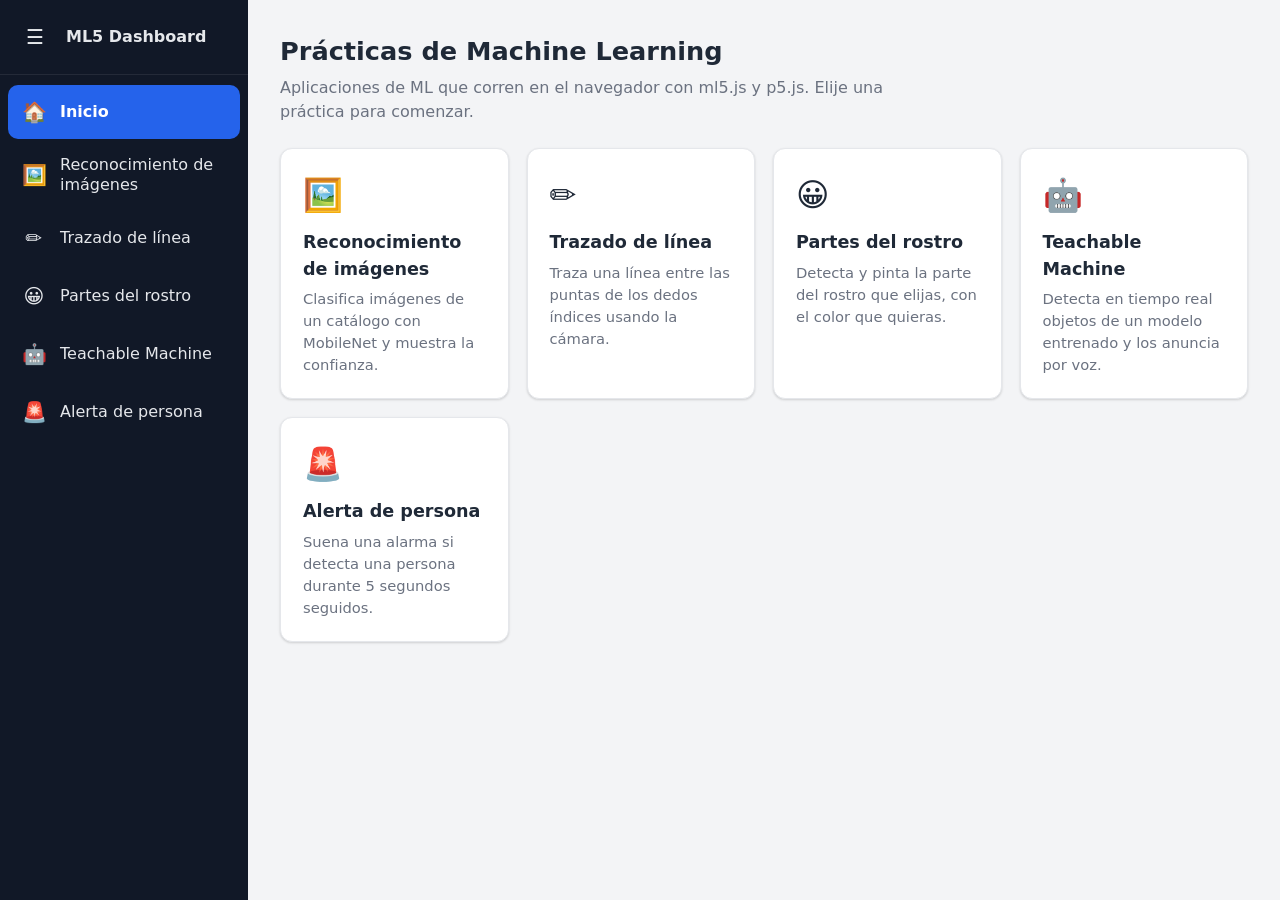
<file: index.html>
<!DOCTYPE html>
<html lang="es">

<head>
  <meta charset="UTF-8">
  <meta name="viewport" content="width=device-width, initial-scale=1.0">
  <title>Dashboard ML5.js · Inicio</title>
  <link rel="stylesheet" href="estilos.css">
</head>

<body>
  <!-- Accesibilidad: saltar el menú e ir directo al contenido -->
  <a class="skip-link" href="#contenido">Saltar al contenido</a>

  <!-- =================== MENÚ LATERAL =================== -->
  <aside>
    <div class="marca">
      <button class="toggle" id="btnToggle"
              aria-label="Mostrar u ocultar el menú"
              aria-expanded="true" aria-controls="menu">☰</button>
      <span class="etiqueta">ML5 Dashboard</span>
    </div>

    <nav id="menu" aria-label="Navegación principal">
      <!-- aria-current="page" marca la página actual (estilo + accesibilidad) -->
      <a class="item" href="index.html" aria-current="page">
        <span class="icono" aria-hidden="true">🏠</span><span class="etiqueta">Inicio</span>
      </a>
      <a class="item" href="practica1.html">
        <span class="icono" aria-hidden="true">🖼️</span><span class="etiqueta">Reconocimiento de imágenes</span>
      </a>
      <a class="item" href="practica2.html">
        <span class="icono" aria-hidden="true">✏️</span><span class="etiqueta">Trazado de línea</span>
      </a>
      <a class="item" href="practica3.html">
        <span class="icono" aria-hidden="true">😀</span><span class="etiqueta">Partes del rostro</span>
      </a>
      <a class="item" href="practica4.html">
        <span class="icono" aria-hidden="true">🤖</span><span class="etiqueta">Teachable Machine</span>
      </a>
      <a class="item" href="practica5.html">
        <span class="icono" aria-hidden="true">🚨</span><span class="etiqueta">Alerta de persona</span>
      </a>
    </nav>
  </aside>

  <!-- =================== CONTENIDO =================== -->
  <main id="contenido">
    <header class="cabecera">
      <h1>Prácticas de Machine Learning</h1>
      <p>Aplicaciones de ML que corren en el navegador con ml5.js y p5.js.
         Elije una práctica para comenzar.</p>
    </header>

    <!-- Cada tarjeta es un enlace completo hacia una práctica -->
    <div class="grid">
      <a class="card-practica" href="practica1.html"
         aria-label="Abrir la práctica Reconocimiento de imágenes">
        <div class="ic" aria-hidden="true">🖼️</div>
        <h2>Reconocimiento de imágenes</h2>
        <p>Clasifica imágenes de un catálogo con MobileNet y muestra la confianza.</p>
      </a>

      <a class="card-practica" href="practica2.html"
         aria-label="Abrir la práctica Trazado de línea">
        <div class="ic" aria-hidden="true">✏️</div>
        <h2>Trazado de línea</h2>
        <p>Traza una línea entre las puntas de los dedos índices usando la cámara.</p>
      </a>

      <a class="card-practica" href="practica3.html"
         aria-label="Abrir la práctica Partes del rostro">
        <div class="ic" aria-hidden="true">😀</div>
        <h2>Partes del rostro</h2>
        <p>Detecta y pinta la parte del rostro que elijas, con el color que quieras.</p>
      </a>

      <a class="card-practica" href="practica4.html"
         aria-label="Abrir la práctica Teachable Machine">
        <div class="ic" aria-hidden="true">🤖</div>
        <h2>Teachable Machine</h2>
        <p>Detecta en tiempo real objetos de un modelo entrenado y los anuncia por voz.</p>
      </a>

      <a class="card-practica" href="practica5.html"
         aria-label="Abrir la práctica Alerta de persona">
        <div class="ic" aria-hidden="true">🚨</div>
        <h2>Alerta de persona</h2>
        <p>Suena una alarma si detecta una persona durante 5 segundos seguidos.</p>
      </a>
    </div>
  </main>

  <script src="app.js"></script>
</body>

</html>
</file>
<file: estilos.css>
/* =========================================================
   SISTEMA DE DISEÑO DEL DASHBOARD
   Un solo archivo compartido por todas las páginas.

   Las VARIABLES de :root son la paleta central: cambiás un
   color acá y se actualiza en todo el sitio. Esto es lo que
   hace el diseño fácil de mantener y de explicar.
   ========================================================= */
:root {
  --acento: #2563eb;          /* azul principal (botones, activo) */
  --acento-oscuro: #1d4ed8;
  --barra: #111827;           /* fondo del menú lateral */
  --barra-texto: #e5e7eb;
  --fondo: #f3f4f6;           /* fondo de la página */
  --tarjeta: #ffffff;         /* fondo de las tarjetas */
  --texto: #1f2937;
  --texto-suave: #6b7280;     /* textos secundarios */
  --borde: #e5e7eb;
  --radio: 12px;              /* esquinas redondeadas */
  --sombra: 0 1px 3px rgba(0, 0, 0, .1), 0 1px 2px rgba(0, 0, 0, .06);
  --ancho-menu: 248px;
}

* {
  box-sizing: border-box;
  margin: 0;
  padding: 0;
}

body {
  font-family: system-ui, -apple-system, "Segoe UI", Roboto, sans-serif;
  display: flex;              /* menú lateral + contenido, lado a lado */
  min-height: 100vh;
  background: var(--fondo);
  color: var(--texto);
  line-height: 1.5;
}

/* ---------------------------------------------------------
   ACCESIBILIDAD: "Saltar al contenido"
   Enlace oculto que aparece SOLO al navegar con teclado (Tab).
   Permite a quien no usa mouse saltarse el menú de un paso.
   --------------------------------------------------------- */
.skip-link {
  position: absolute;
  top: -48px;                 /* escondido arriba, fuera de vista */
  left: 8px;
  z-index: 100;
  padding: 10px 16px;
  background: var(--acento);
  color: #fff;
  border-radius: var(--radio);
  text-decoration: none;
  transition: top .2s;
}
.skip-link:focus {
  top: 8px;                   /* baja a la vista al recibir foco */
}

/* ---------------------------------------------------------
   MENÚ LATERAL
   --------------------------------------------------------- */
aside {
  width: var(--ancho-menu);
  background: var(--barra);
  color: var(--barra-texto);
  transition: width .25s;     /* animación suave al colapsar */
  overflow: hidden;
  flex-shrink: 0;
}

/* Estado colapsado: angosta el menú y oculta los textos (deja íconos) */
body.colapsado aside { width: 68px; }
body.colapsado .etiqueta { display: none; }

.marca {
  display: flex;
  align-items: center;
  gap: 12px;
  padding: 18px 16px;
  font-weight: 700;
  border-bottom: 1px solid rgba(255, 255, 255, .08);
  white-space: nowrap;
}

.toggle {
  display: grid;
  place-items: center;
  width: 38px;
  height: 38px;
  flex-shrink: 0;
  background: none;
  border: none;
  border-radius: 8px;
  color: inherit;
  font-size: 20px;
  cursor: pointer;
}
.toggle:hover { background: rgba(255, 255, 255, .1); }

nav { padding: 10px 8px; }

/* Cada opción es un enlace normal que carga otro archivo HTML */
.item {
  display: flex;
  align-items: center;
  gap: 14px;
  padding: 12px 14px;
  margin-bottom: 4px;
  color: var(--barra-texto);
  text-decoration: none;
  border-radius: 10px;
  /* Sin nowrap: si la etiqueta es larga, baja a una segunda línea
     en vez de cortarse. overflow-wrap parte palabras muy largas. */
  overflow-wrap: anywhere;
  transition: background .15s;
}
.item .etiqueta { line-height: 1.25; } /* líneas juntas cuando envuelve */
.item:hover { background: rgba(255, 255, 255, .08); }

/*
  aria-current="page" lo pone el HTML en la página actual.
  Lo usamos como gancho de estilo Y como pista de accesibilidad:
  un lector de pantalla anuncia "página actual" sin esfuerzo extra.
*/
.item[aria-current="page"] {
  background: var(--acento);
  color: #fff;
  font-weight: 600;
}
.item .icono {
  font-size: 20px;
  width: 24px;
  text-align: center;
  flex-shrink: 0;
}

/* ---------------------------------------------------------
   CONTENIDO PRINCIPAL
   --------------------------------------------------------- */
main {
  flex: 1;
  padding: 32px;
}

.cabecera { margin-bottom: 24px; }
.cabecera h1 { font-size: 1.6rem; }
.cabecera p {
  margin-top: 6px;
  max-width: 60ch;            /* líneas cortas = más legible */
  color: var(--texto-suave);
}

/* Tarjeta: caja blanca con sombra suave para agrupar contenido */
.tarjeta {
  padding: 20px;
  background: var(--tarjeta);
  border: 1px solid var(--borde);
  border-radius: var(--radio);
  box-shadow: var(--sombra);
}

/* Controles de formulario (selects, color) */
.controles {
  display: flex;
  flex-wrap: wrap;
  align-items: center;
  gap: 16px;
  margin-bottom: 18px;
}
.controles label { font-weight: 600; font-size: .95rem; }
.controles select,
.controles input {
  padding: 8px 10px;
  font: inherit;
  background: #fff;
  border: 1px solid var(--borde);
  border-radius: 8px;
}

/* Muestra del color elegido: cuadradito + código hex, ambos en vivo */
.muestra-color {
  display: inline-flex;
  align-items: center;
  gap: 8px;
  font-variant-numeric: tabular-nums; /* el hex no "salta" al cambiar */
  color: var(--texto-suave);
}
.muestra-color .swatch {
  width: 20px;
  height: 20px;
  border-radius: 4px;
  border: 1px solid var(--borde);
}

/* Contenedor del canvas de p5 */
.lienzo { display: flex; justify-content: center; }
.lienzo canvas {
  max-width: 100%;            /* el canvas se achica en pantallas chicas */
  height: auto;
  border-radius: 10px;
  box-shadow: var(--sombra);
}
.leyenda {
  margin-top: 12px;
  font-size: .9rem;
  color: var(--texto-suave);
  text-align: center;
}

/* ---------------------------------------------------------
   INICIO: grilla de tarjetas-enlace hacia cada práctica
   --------------------------------------------------------- */
.grid {
  display: grid;
  gap: 18px;
  /* columnas que se acomodan solas según el ancho disponible */
  grid-template-columns: repeat(auto-fit, minmax(220px, 1fr));
}
.card-practica {
  display: block;
  padding: 22px;
  color: inherit;
  text-decoration: none;
  background: var(--tarjeta);
  border: 1px solid var(--borde);
  border-radius: var(--radio);
  box-shadow: var(--sombra);
  transition: transform .15s, box-shadow .15s;
}
.card-practica:hover {
  transform: translateY(-3px);   /* se levanta apenas al pasar el mouse */
  box-shadow: 0 8px 20px rgba(0, 0, 0, .12);
}
.card-practica .ic { font-size: 2rem; }
.card-practica h2 { margin: 10px 0 6px; font-size: 1.1rem; }
.card-practica p { color: var(--texto-suave); font-size: .92rem; }

/* ---------------------------------------------------------
   ACCESIBILIDAD GLOBAL
   --------------------------------------------------------- */

/* Anillo de foco visible para quien navega con teclado */
:focus-visible {
  outline: 3px solid var(--acento);
  outline-offset: 2px;
}

/* Respeta a quien configuró "menos animaciones" en su sistema */
@media (prefers-reduced-motion: reduce) {
  * { transition: none !important; }
  .card-practica:hover { transform: none; }
}

/* Pantallas chicas: menos relleno */
@media (max-width: 640px) {
  main { padding: 20px 16px; }
}

/* ---------------------------------------------------------
   PRÁCTICA 1: galería de imágenes (catálogo clicable)
   Usamos <button> en vez de <div>: así cada imagen es
   accesible con teclado (Tab + Enter), no solo con mouse.
   --------------------------------------------------------- */
.galeria {
  display: flex;
  flex-wrap: wrap;
  gap: 14px;
  margin-bottom: 18px;
}
.card {
  width: 120px;
  padding: 0;
  overflow: hidden;
  font: inherit;
  color: inherit;
  cursor: pointer;
  background: var(--tarjeta);
  border: 3px solid var(--borde);
  border-radius: var(--radio);
  transition: transform .2s, border-color .2s;
}
.card:hover { transform: scale(1.05); border-color: var(--acento); }
.card[aria-pressed="true"] { border-color: var(--acento); } /* imagen elegida */
.card img { display: block; width: 100%; height: 100px; object-fit: cover; }
.card span { display: block; padding: 8px; font-weight: 600; font-size: .9rem; text-align: center; }

/* ---------------------------------------------------------
   Caja de resultado (prácticas 1 y 4)
   aria-live="polite" hace que un lector de pantalla anuncie
   el resultado cuando cambia, sin interrumpir al usuario.
   --------------------------------------------------------- */
.resultado {
  margin-top: 14px;
  padding: 14px 16px;
  font-size: 1.1rem;
  font-weight: 600;
  background: var(--fondo);
  border-radius: 10px;
}
.resultado .confianza { color: var(--acento); }
</file>
